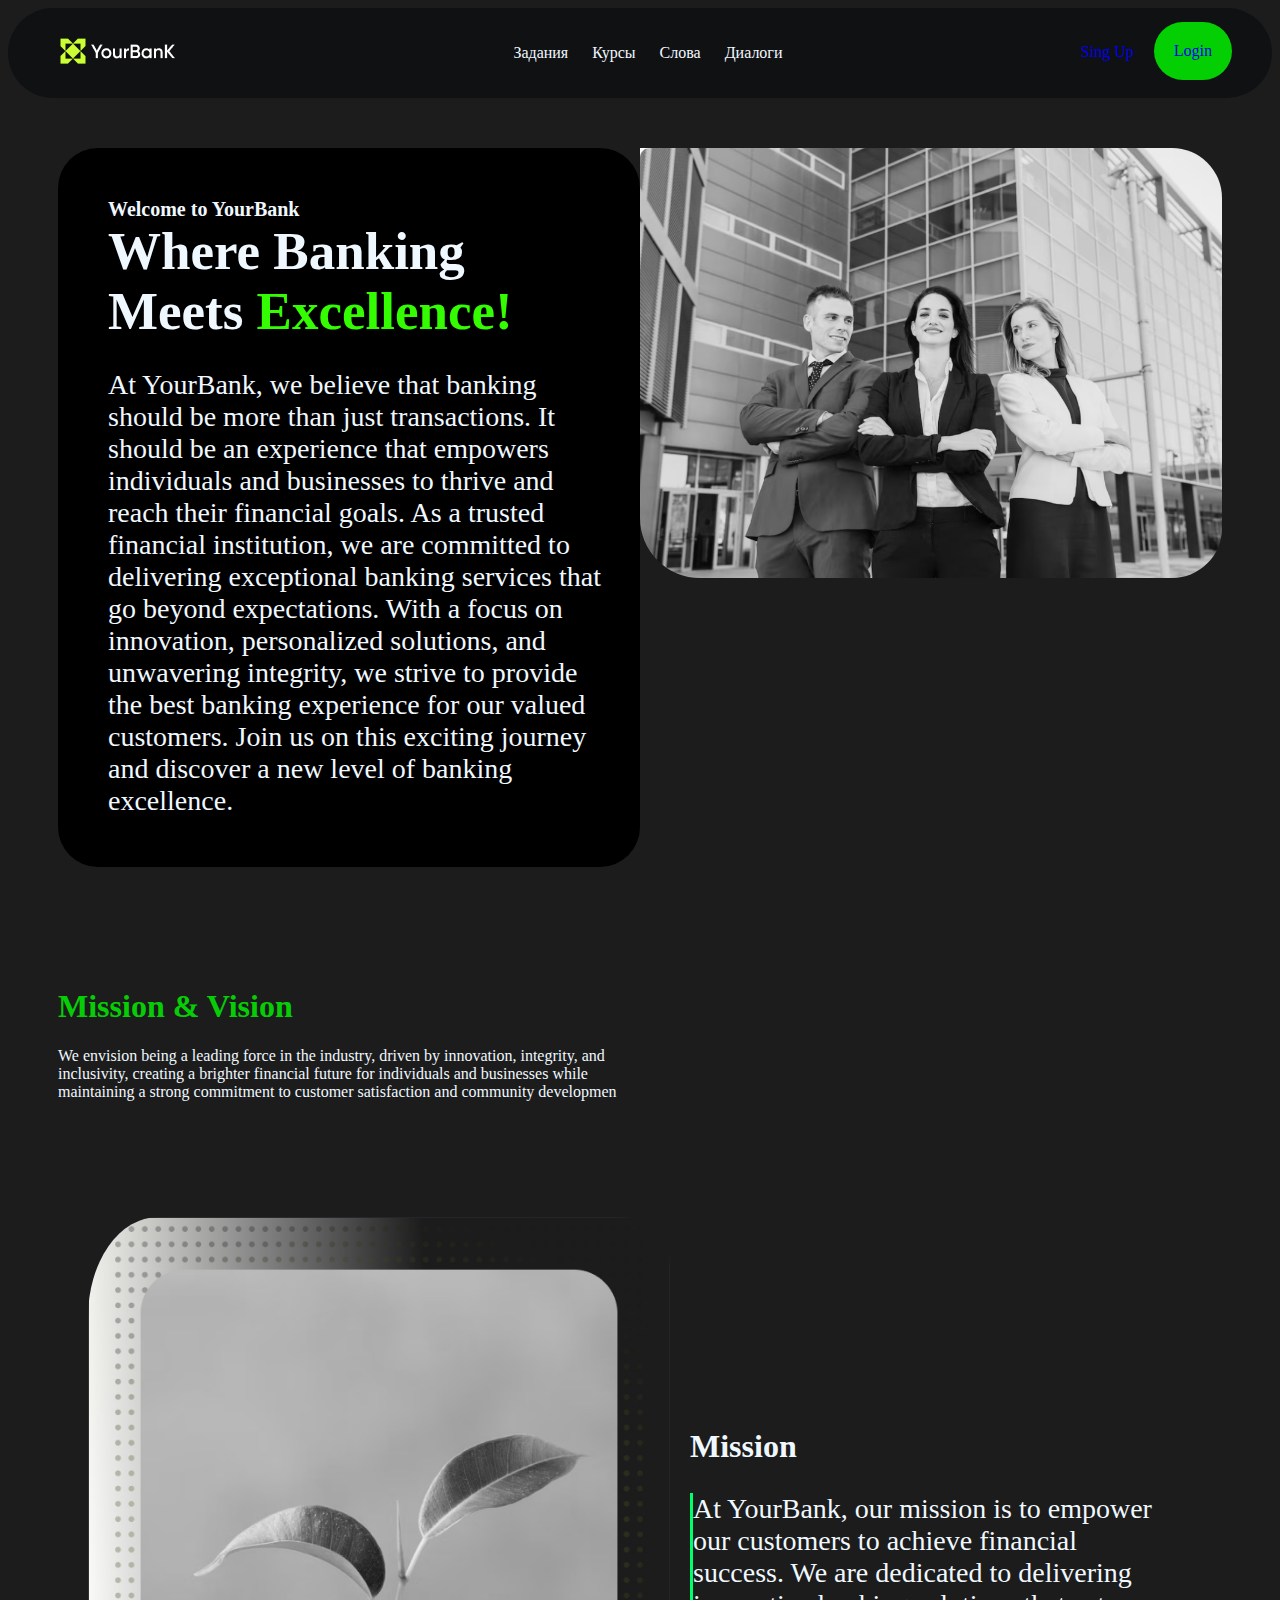
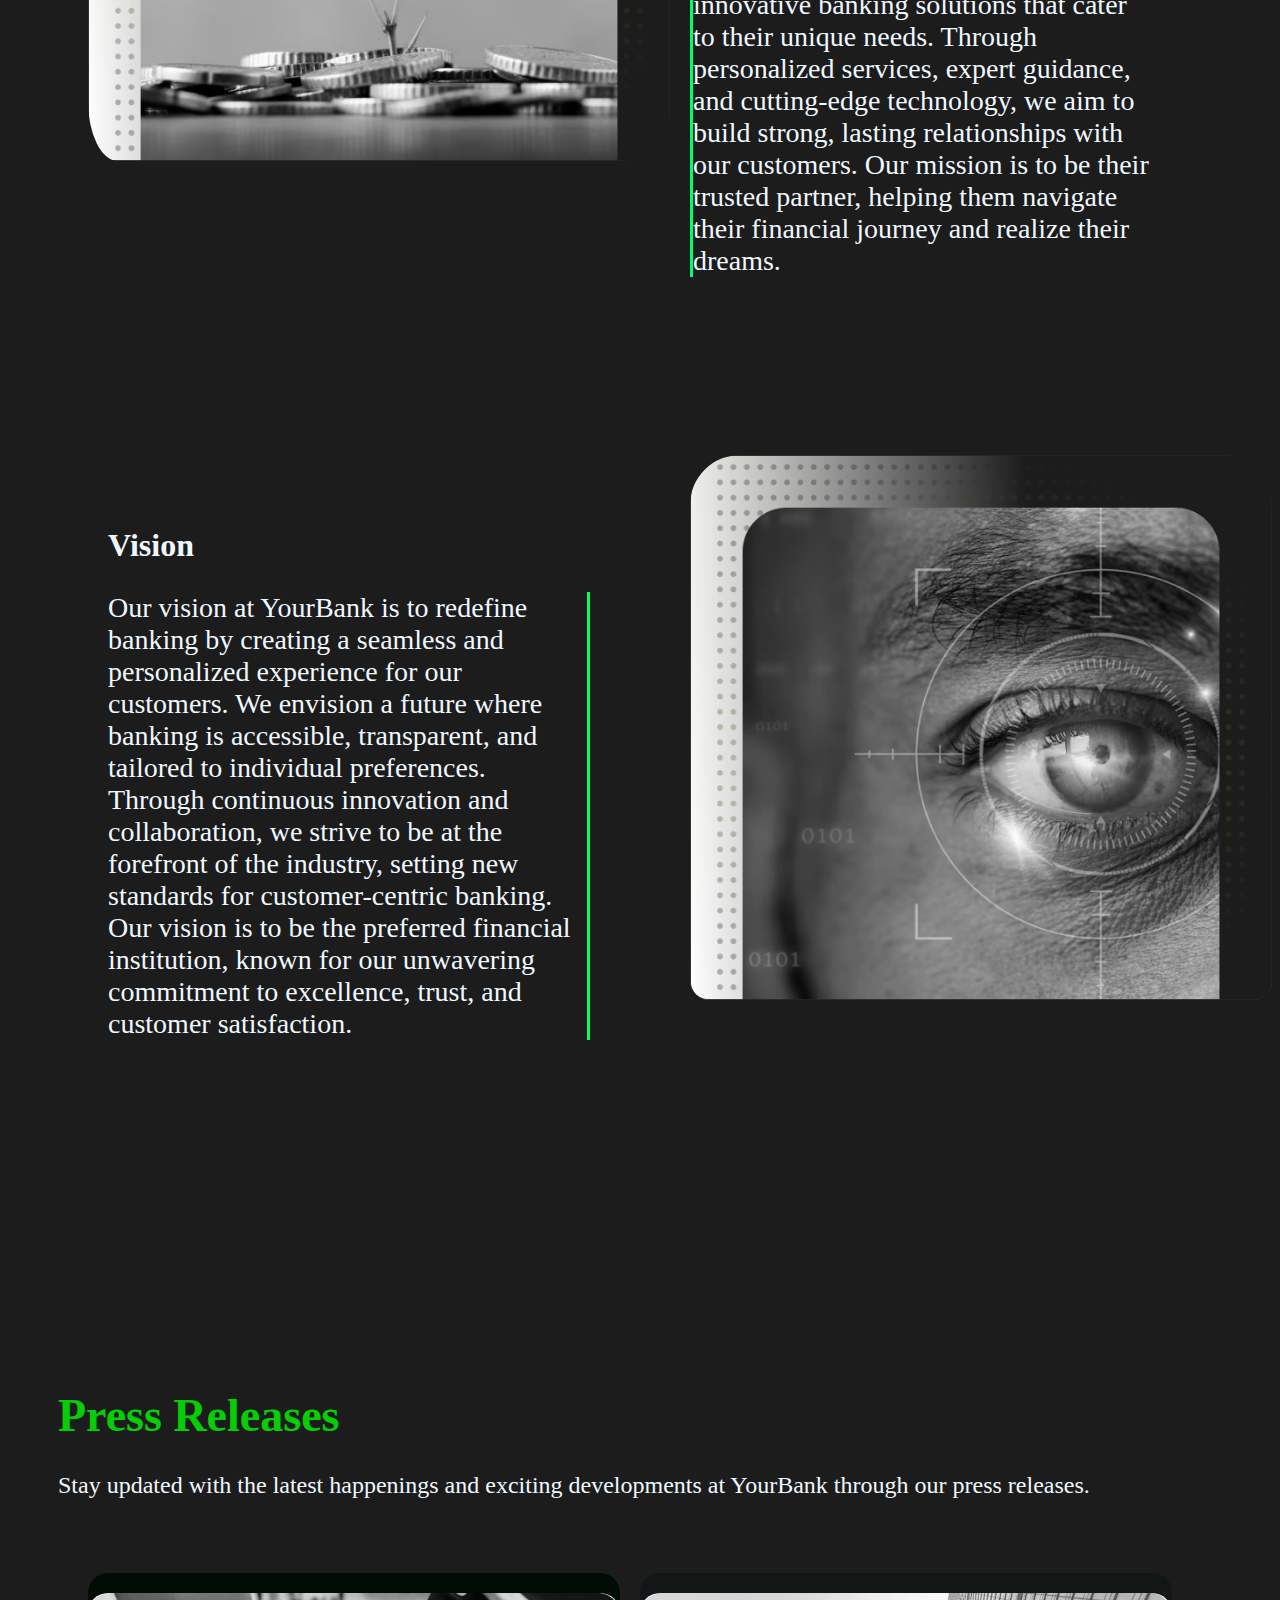
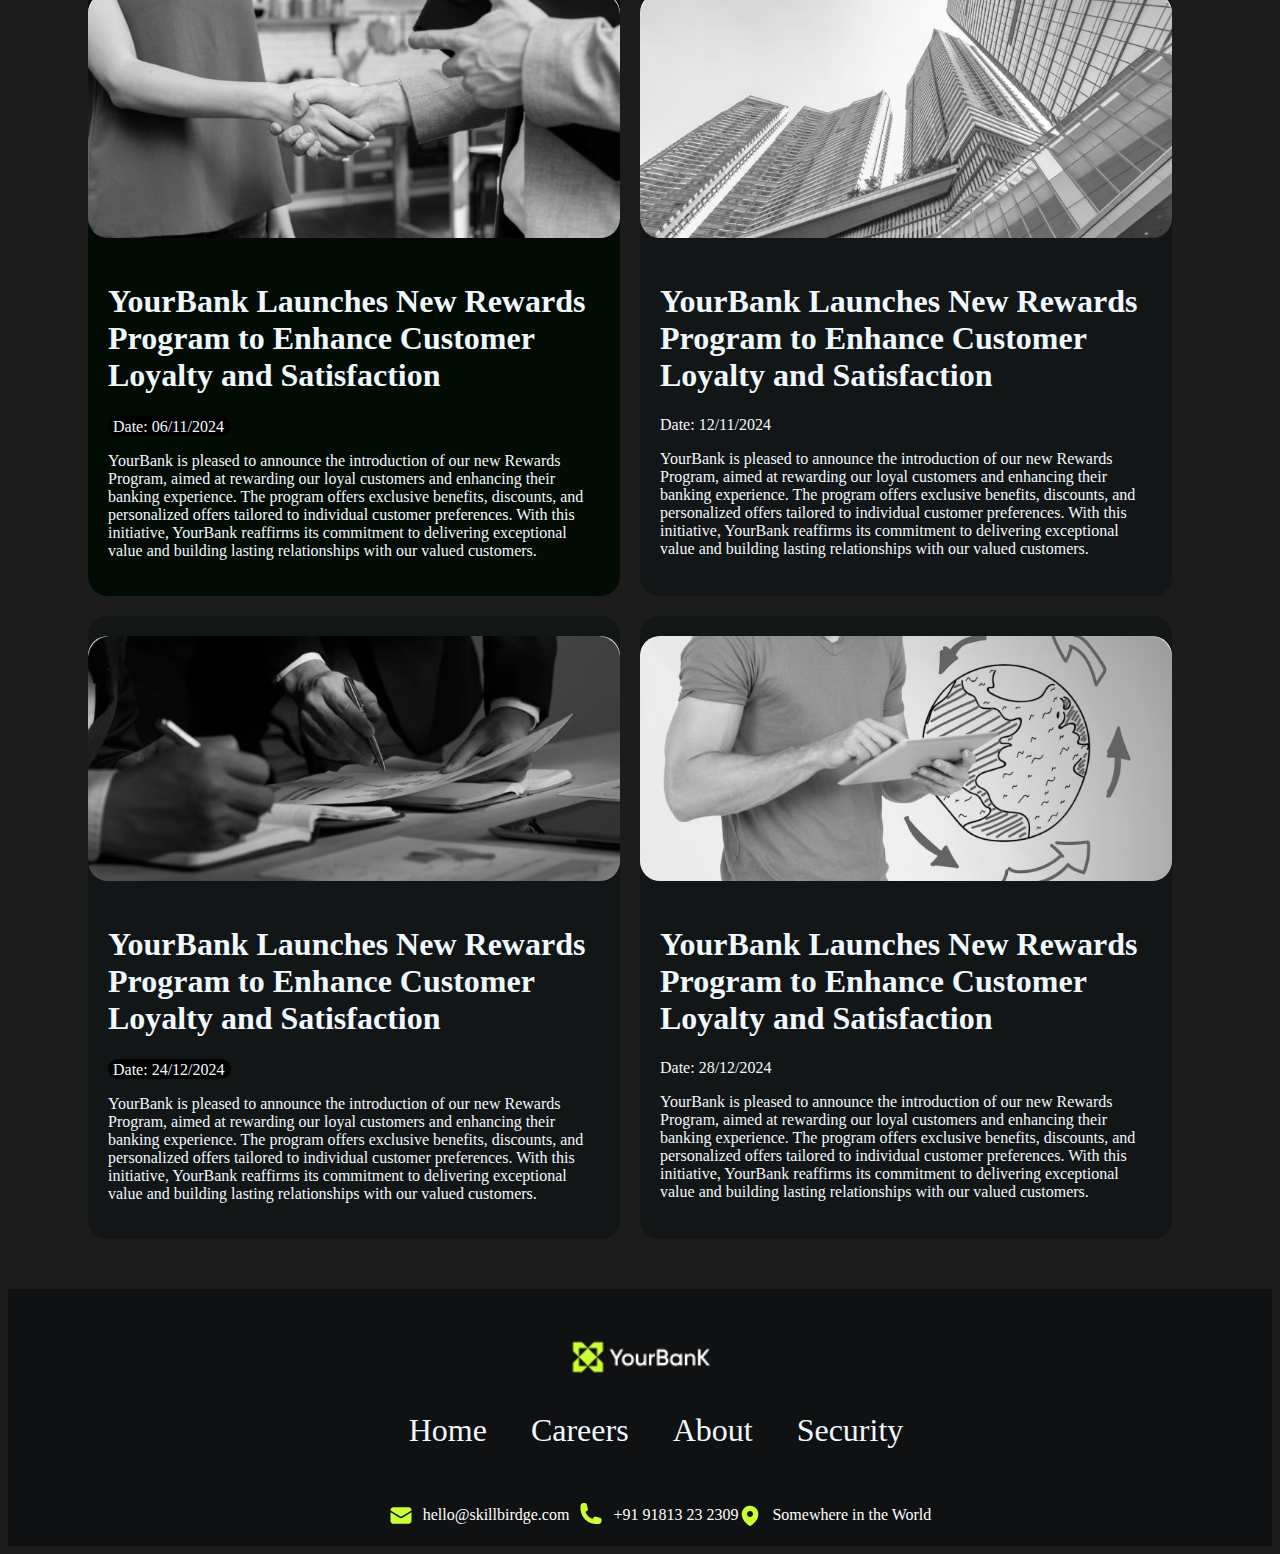
<file: index.html>
<!DOCTYPE html>
<html lang="en">
  <head>
    <meta charset="UTF-8" />
    <meta name="viewport" content="width=device-width, initial-scale=1.0" />
    <link rel="stylesheet" href="style.css" />
    <title>Document</title>
  </head>
  <body>
    <header>
      <div class="header">
        <div class="logo"><a href="index.html">
          <img src="images/Logo.png" alt="" /></a>
        </div>
        <nav class="navbar">
          <ul>
            <li><a href="">Задания</a></li>
            <li><a href="">Курсы</a></li>
            <li><a href="">Слова</a></li>
            <li><a href="">Диалоги</a></li>
          </ul>
        </nav>

        <div class="vxod">
          <p class="SingUp"><a href="index3.html">Sing Up</p></a>
          <p class="Login"> <a href="index2.html">Login</p></a>
        </div>
      </div>
    </header>
    <main>
      <div class="container">
        <img class="kartinka1" src="images/kartinka1.jpg" alt="" />
        <div class="text1">
          <h1>Welcome to YourBank</h1>
          <h2>Where Banking Meets  <span style="color:#33fd00"> Excellence!</h2></span>
          <p>
            At YourBank, we believe that banking should be more than just
            transactions. It should be an experience that empowers individuals
            and businesses to thrive and reach their financial goals. As a
            trusted financial institution, we are committed to delivering
            exceptional banking services that go beyond expectations. With a
            focus on innovation, personalized solutions, and unwavering
            integrity, we strive to provide the best banking experience for our
            valued customers. Join us on this exciting journey and discover a
            new level of banking excellence.
          </p>
        </div>
      </div>
     
        <div class="container">
          <div class="text2">
        <h1>Mission & Vision</h1>
        <p>We envision being a leading force in the industry, driven by innovation, integrity, and inclusivity, creating a brighter financial future for individuals and businesses while maintaining a strong commitment to customer satisfaction and community developmen</p>
      </div>
        </div>
        <div class="container">
          <img class="kartinka2" src="images/kartinka2.jpg" alt="">
          <div class="text3">
            <h1>Mission</h1>
            <p>At YourBank, our mission is to empower our customers to achieve financial success. We are dedicated to delivering innovative banking solutions that cater to their unique needs. Through personalized services, expert guidance, and cutting-edge technology, we aim to build strong, lasting relationships with our customers. Our mission is to be their trusted partner, helping them navigate their financial journey and realize their dreams.</p>
          </div>
        </div>
        <div class="container">
          <img class="kartinka3" src="images/kartinka3.jpg" alt="">
          <div class="text4">
            <h1>Vision</h1>
            <p>Our vision at YourBank is to redefine banking by creating a seamless and personalized experience for our customers. We envision a future where banking is accessible, transparent, and tailored to individual preferences. Through continuous innovation and collaboration, we strive to be at the forefront of the industry, setting new standards for customer-centric banking. Our vision is to be the preferred financial institution, known for our unwavering commitment to excellence, trust, and customer satisfaction.</p>
          </div>
        </div>
          <div class="text5">
        <h1>Press Releases</h1>
        <p>Stay updated with the latest happenings and exciting developments at YourBank through our press releases.</p>
      </div>
      <div class="bog">
      <div class="container2">
        <div class="karta1">
          <img class="kartinka4" src="images/kartinka4.jpg" alt="">
          <div class="text6">
          <h1>YourBank Launches New Rewards Program to Enhance Customer Loyalty and Satisfaction</h1>
         <p> <div class="india">Date: 06/11/2024</p>
        </div>
          <p>YourBank is pleased to announce the introduction of our new Rewards Program, aimed at rewarding our loyal customers and enhancing their banking experience. The program offers exclusive benefits, discounts, and personalized offers tailored to individual customer preferences. With this initiative, YourBank reaffirms its commitment to delivering exceptional value and building lasting relationships with our valued customers.</p>
        </div>
          </div>
          
        <div class="karta2">
          <img class="kartinka5" src="images/kartinka5.jpg" alt="">
          <div class="text7">
          <h1>YourBank Launches New Rewards Program to Enhance Customer Loyalty and Satisfaction</h1>
       
          <p>Date: 12/11/2024</p>
          <p>YourBank is pleased to announce the introduction of our new Rewards Program, aimed at rewarding our loyal customers and enhancing their banking experience. The program offers exclusive benefits, discounts, and personalized offers tailored to individual customer preferences. With this initiative, YourBank reaffirms its commitment to delivering exceptional value and building lasting relationships with our valued customers.</p>
        </div>
        </div>

       
        <div class="karta3">
          <img class="kartinka6" src="images/kartinka6.jpg" alt="">
          <div class="text6">
          <h1>YourBank Launches New Rewards Program to Enhance Customer Loyalty and Satisfaction</h1>
         <p> <div class="india">Date: 24/12/2024</p>
        </div>
          <p>YourBank is pleased to announce the introduction of our new Rewards Program, aimed at rewarding our loyal customers and enhancing their banking experience. The program offers exclusive benefits, discounts, and personalized offers tailored to individual customer preferences. With this initiative, YourBank reaffirms its commitment to delivering exceptional value and building lasting relationships with our valued customers.</p>
        </div>
          </div>
          
        <div class="karta4">
          <img class="kartinka7" src="images/kartinka7.jpg" alt="">
          <div class="text7">
          <h1>YourBank Launches New Rewards Program to Enhance Customer Loyalty and Satisfaction</h1>
       
          <p>Date: 28/12/2024</p>
          <p>YourBank is pleased to announce the introduction of our new Rewards Program, aimed at rewarding our loyal customers and enhancing their banking experience. The program offers exclusive benefits, discounts, and personalized offers tailored to individual customer preferences. With this initiative, YourBank reaffirms its commitment to delivering exceptional value and building lasting relationships with our valued customers.</p>
        </div>
        </div> 
      </div>
      </main>
        <footer>
          <div class="container4">
<div class="logo3">
          <img src="images/Logo.png"  alt=""  />
        </div>
<div class="fot">
  <nav>
  <ul>
    <li><a href="">Home</a></li>
    <li><a href="">Careers</a></li>
    <li><a href="">About</a></li>
    <li><a href="">Security</a></li>
  </ul>
        </nav>
        </div>


<div class="info">
<img src="images/email.png" alt=""><p>hello@skillbirdge.com</p>
<p><img src="images/phone.png" alt=""><p>+91 91813 23 2309</p>
<img src="images//gps.png" alt=""><p>Somewhere in the World</p>
</div>
</div>
        </footer>
    
   
  </body>
</html>
</file>
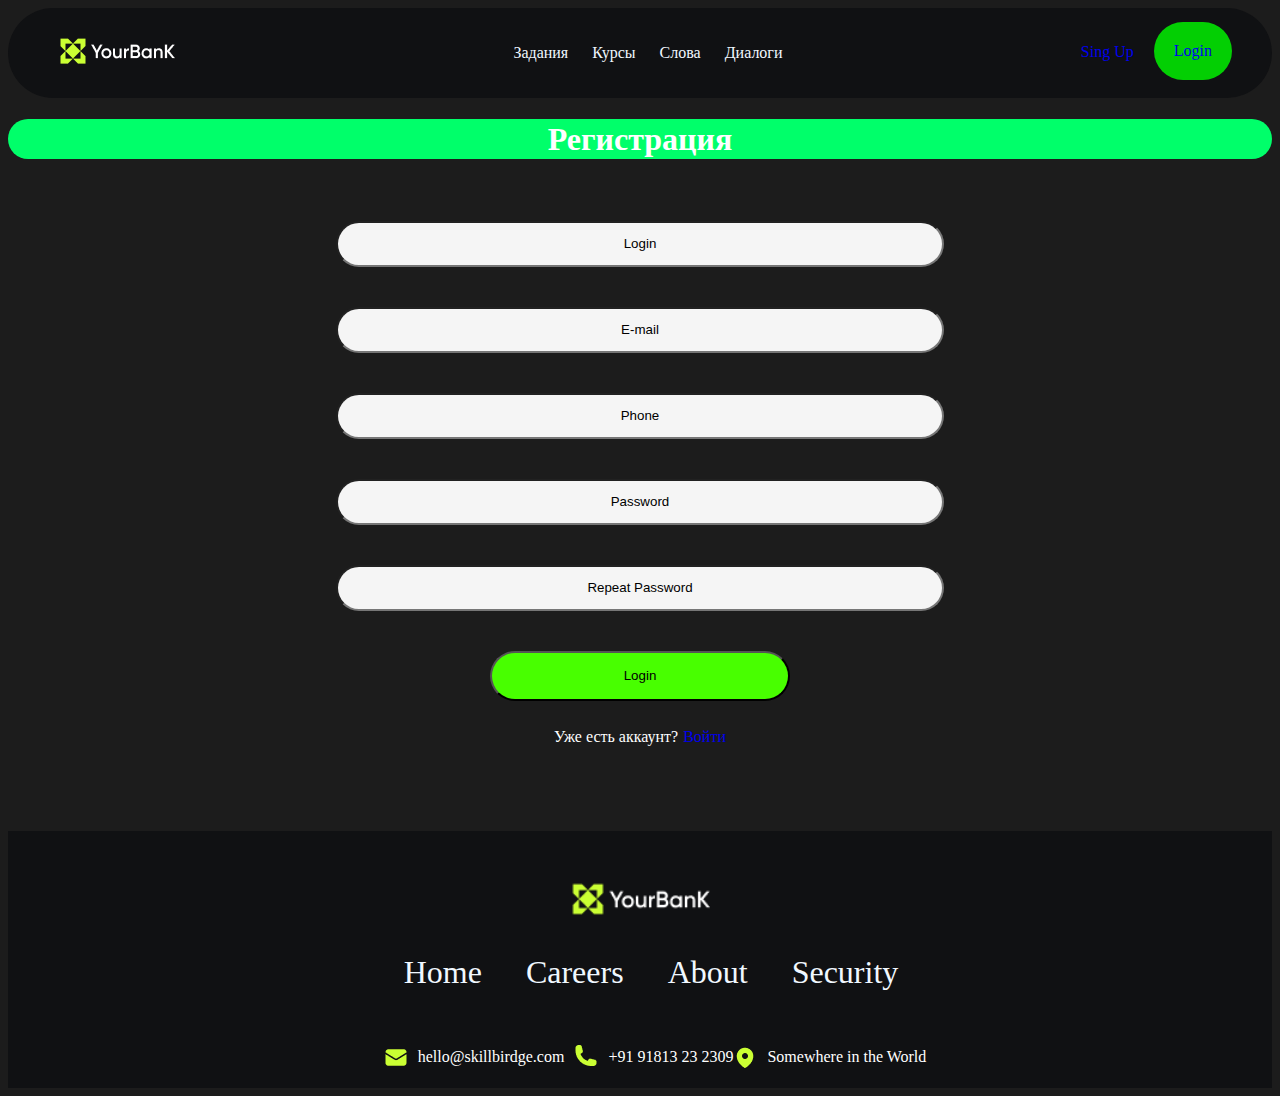
<file: index2.html>
<!DOCTYPE html>
<html lang="en">
  <head>
    <meta charset="UTF-8" />
    <meta name="viewport" content="width=device-width, initial-scale=1.0" />
    <link rel="stylesheet" href="style.css" />
    <title>Document</title>
  </head>
  <body>
    <header>
      <div class="header">
        <div class="logo"><a href="index.html">
          <img src="images/Logo.png" alt="" /></a>
        </div>
        <nav class="navbar">
          <ul>
            <li><a href="">Задания</a></li>
            <li><a href="">Курсы</a></li>
            <li><a href="">Слова</a></li>
            <li><a href="">Диалоги</a></li>
          </ul>
        </nav>

        <div class="vxod">
          <p class="SingUp" ><a href="index3.html">Sing Up</p></a>
          <p class="Login"> <a href="index2.html">Login</p></a>
        </div>
      </div>
    </header>
    <main>
        <div class="container5">
            <div class="reges1"> 
            <h1>Регистрация</h1> </div>
            <div class="reges">
   
        <div class="name1">
        <input type="text" placeholder="Login" >
    </div>
   
   <div class="name2">
        <input type="text" placeholder="E-mail">
    </div>
    <div class="name3">
        <input type="text" placeholder="Phone">
    </div>
    <div class="name4">
        <input type="text" placeholder="Password">
    </div>
    <div class="name5">
        <input type="text" placeholder="Repeat Password">
    </div>
       
 
    </div>
  
    <div class="knopka">
        <input type="button" value="Login" class="login-button"/>
    </div>
    <div class="voi">
    <p>Уже есть аккаунт?<a href="index3.html">Войти</p>
    </div>
    </div>
    </main>
    <footer>
      <div class="container4">
        <div class="logo3">
          <img src="images/Logo.png" alt="" />
        </div>
        <div class="fot">
          <nav>
            <ul>
              <li><a href="">Home</a></li>
              <li><a href="">Careers</a></li>
              <li><a href="">About</a></li>
              <li><a href="">Security</a></li>
            </ul>
          </nav>
        </div>

        <div class="info">
          <img src="images/email.png" alt="" />
          <p>hello@skillbirdge.com</p>
          <p>
            <img src="images/phone.png" alt="" />
            <p>+91 91813 23 2309</p>
            <img src="images//gps.png" alt="" />
            <p>Somewhere in the World</p>
          </p>
        </div>
      </div>
    </footer>
  </body>
</html>
</file>
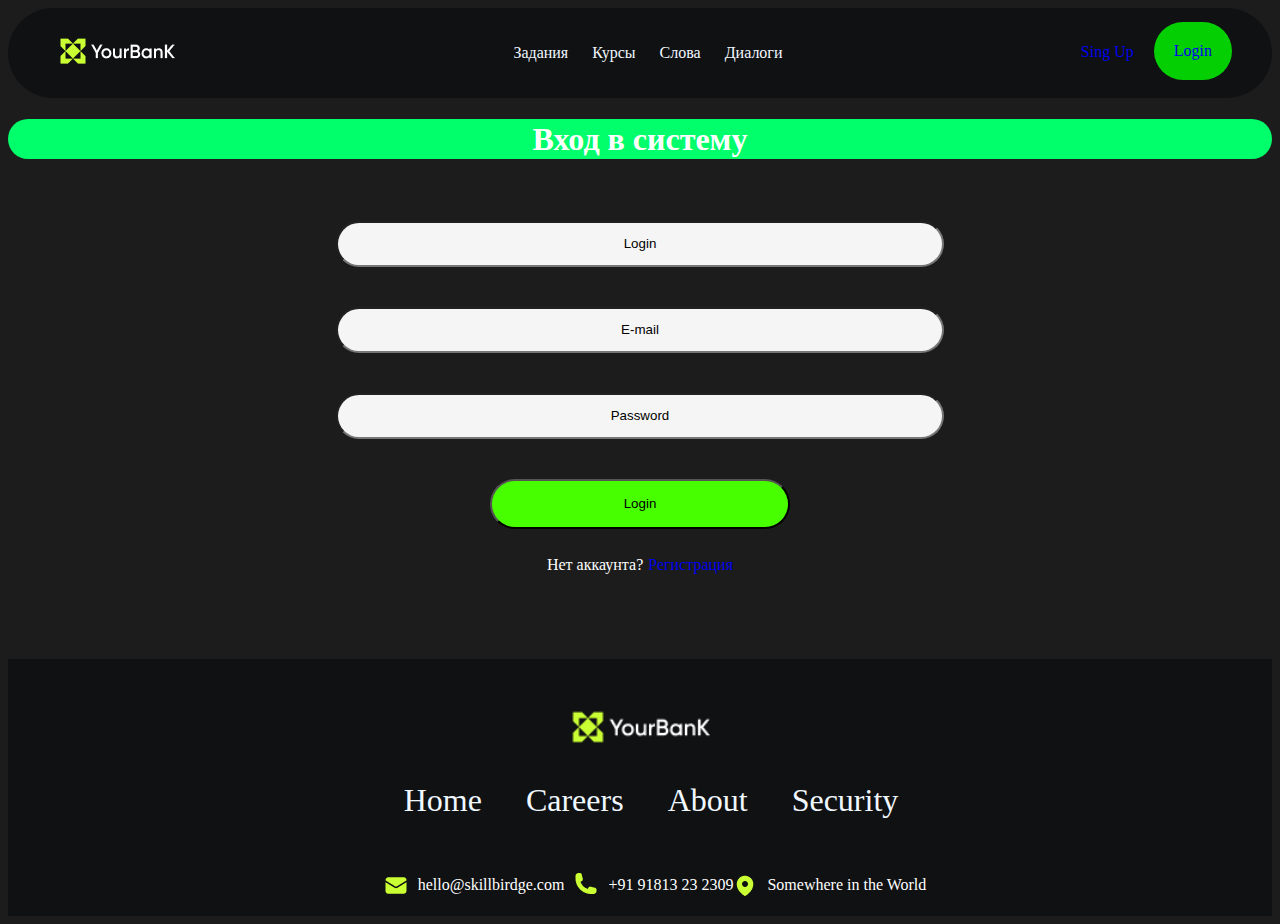
<file: index3.html>
<!DOCTYPE html>
<html lang="en">
  <head>
    <meta charset="UTF-8" />
    <meta name="viewport" content="width=device-width, initial-scale=1.0" />
    <link rel="stylesheet" href="style.css" />
    <title>Document</title>
  </head>
  <body>
    <header>
      <div class="header">
        <div class="logo">
            <a href="index.html">
          <img src="images/Logo.png" alt="" /></a>
        </div>
        <nav class="navbar">
          <ul>
            <li><a href="">Задания</a></li>
            <li><a href="">Курсы</a></li>
            <li><a href="">Слова</a></li>
            <li><a href="">Диалоги</a></li>
          </ul>
        </nav>

        <div class="vxod">
          <p class="SingUp" ><a href="index3.html">Sing Up</p></a>
          <p class="Login"> <a href="index2.html">Login</p></a>
        </div>
      </div>
    </header>
    <main>
        <div class="container5">
            <div class="reges1"> 
            <h1>Вход в систему</h1> </div>
            <div class="reges">
   
        <div class="name1">
        <input type="text" placeholder="Login" >
    </div>
   
   <div class="name2">
        <input type="text" placeholder="E-mail">
    </div>
    <div class="name3">
        <input type="text" placeholder="Password">
    </div>

       
 
    </div>
  
    <div class="knopka">
        <input type="button" value="Login" class="login-button"/>
    </div>
    <div class="voi">
    <p>Нет аккаунта?<a href="index2.html">Регистрация</p>
    </div>
    </div>
    </main>
    <footer>
      <div class="container4">
        <div class="logo3">
          <img src="images/Logo.png" alt="" />
        </div>
        <div class="fot">
          <nav>
            <ul>
              <li><a href="">Home</a></li>
              <li><a href="">Careers</a></li>
              <li><a href="">About</a></li>
              <li><a href="">Security</a></li>
            </ul>
          </nav>
        </div>

        <div class="info">
          <img src="images/email.png" alt="" />
          <p>hello@skillbirdge.com</p>
          <p>
            <img src="images/phone.png" alt="" />
            <p>+91 91813 23 2309</p>
            <img src="images//gps.png" alt="" />
            <p>Somewhere in the World</p>
          </p>
        </div>
      </div>
    </footer>
  </body>
</html>
</file>
<file: style.css>
body {
  background-color: #1C1C1C;

}

.header {
    background-color:  #101113;
        align-items: center;
        border-radius: 85px;
        height: 90px;
        width: 100%;
        padding: 0;
        margin: 0;
flex-flow: row nowrap;
        justify-content: space-between;
    display: flex;
    margin: 0;
  
}

.nav {

  justify-content: center;
  margin-left: 0px;
  
  }
  
.vxod p { 
  color:antiquewhite}

 li a {
  color: aliceblue;
}

li:hover {
  background-color:#262626; /* Задайте зеленый цвет фона с непрозрачностью */
  border-radius: 30px; /* Задайте радиус скругления углов */
  padding: 15px; /* Задайте отступ вокруг текста */
}

  nav ul li {
    padding: 10px;
    list-style: none;
    display: inline-block;
    padding: 10px;
  
  
  }

  a {
    text-decoration: none;

  }

  .logo {
margin-left: 50px;

  }

  .vxod  {
   
    list-style: none;
    display: inline-block;
    display: flex;
    margin-right: 40px;
    margin-bottom: 10px;
    margin-top: 5px ;
    gap:20px ;
    cursor:pointer


   
  }
  .Login {
    padding-right: 30px;
    background-color: rgba(0, 255, 0, 0.8); /* Задайте зеленый цвет фона с непрозрачностью */
    border-radius: 30px; /* Задайте радиус скругления углов */
    padding: 20px; /* Задайте отступ вокруг текста */
    cursor:pointer

  }

  .Login:hover {
    background-color:#262626; /* Задайте зеленый цвет фона с непрозрачностью */
    border-radius: 30px; /* Задайте радиус скругления углов */
    padding: 20px; /* Задайте отступ вокруг текста */
  }
  .SingUp {
    margin-left: 0px;
    margin-top: 37px;
 
  }

  .container {
    display: grid;
grid-template-columns: 1fr 1fr;
grid-template-rows: 1fr;
grid-column-gap: 0px;
grid-row-gap: 0px;
padding: 50px;
  }


.container0 {
  display: grid;
  grid-template-columns: 1fr 1fr;
  grid-template-rows: 1fr 1fr;
  grid-column-gap: 0px;
  grid-row-gap: 0px;
  padding: 50px;
}



  .kartinka1 {
   grid-row: 1 / 2;
    grid-column: 2 / 2;
    border-radius: 0px 50px 50px 60px; 
    max-width: 100%;
  }

  .text1 {
    
    grid-row: 1 / 2;
    grid-column: 1 / 2;
    background-color:#000000; /* Задайте зеленый цвет фона с непрозрачностью */
    border-radius: 40px; /* Задайте радиус скругления углов */
    padding: 30px; /* Задайте отступ вокруг текста */

    margin-left: 20px;
 
max-width: 100%;
   
  margin: 0px;
  color:aliceblue;
  padding-left:50px ;
  padding-top: 50px;
  }

  .text1 h1 {

   
    font-size: 20px;
    margin: 0px;
   
  }

  .text1 h2 {
    font-size: 53px;
    margin: 0px;
    
  }

  .text1 p {
    font-size: 28px;
    margin-bottom: 20px;
  }

  .text2 {
    grid-row: 1 / 2;
    grid-column: 1 / 2;
  }

  .text2 h1 {
    color: rgba(0, 255, 0, 0.8)
  }

  .text2 p{
    color:aliceblue
  }

  .kartinka2 {
    grid-row: 1 / 1;
    grid-column: 1 / 2;
    max-width: 100%;
    padding-left: 30px;
    border-radius: 100px 50px 50px 60px; 
  
  }

  .text3 {
   
    padding: 50px;
    grid-row: 1 / 1;
    grid-column: 2 / 2;
    margin-top: 140px;
    margin-right: 20px;
 
  }

  .text3 p {
    border-left: solid #00ff6a;
    color: aliceblue;
    font-size: 28px;
  }
  
  .text3 h1 {

    color: aliceblue;
  }
  
  .text4 p {
    border-right: solid #00ff6a;
    color: aliceblue;
    font-size: 28px;
  }
  
  .text4 h1 {

    color: aliceblue;
  }

  .kartinka3 {
    grid-row: 1 / 2;
    grid-column: 2 / 2;
    max-width: 100%;
    margin-left: 50px;
    border-radius: 50px 50px 20px 20px; 
    margin-bottom: 140px;
  
  }

  .text4 {
   
    padding: 50px;
    grid-row: 1 / 3;
    grid-column: 1 / 2;
    margin-bottom: 140px;
    margin-left: 0px;
  }



  .text5 {
    display: grid;
    grid-template-columns: 100% ;
    grid-template-rows: 50px;
    grid-column-gap: 0px;
    grid-row-gap: 0px;
    padding: 50px;
    gap: 40px;
    grid-row:  2;
    grid-column: 1/3;
   
  }

  .text5 h1 {
    color: rgba(0, 255, 0, 0.8);
    font-size: 46px;
    grid-row:  1/2;
  }

  .text5 p{
    color:aliceblue;
    font-size: 24px;
    grid-row:  2/2;
  }

  .container2 {
    display: grid;
    grid-template-columns:1fr 1fr;
    grid-template-rows: 2fr 2fr;
    grid-column-gap: 20px;
    grid-row-gap: 20px;
    margin: 0px;
    padding-left: 80px;
    padding-right: 100px;
    

   
 
  }

.bog {
  padding-bottom: 50px;
}

  .karta1 { grid-area: 1 / 1 / 2 / 2; 
  max-width: 100%;
    background-color: #030c04;
  border-radius: 20px;
  
  }




 .india {
  background-color: #000000;
  width: 115px;
  height: 100%;
  margin-left: 0px;
  border-radius: 80px;
  align-items: center;
  padding-top: 2px;
  padding-left: 5px;
  padding-right: 3px;
  
 }

 .text6 {
color: aliceblue;
padding: 20px;
 }

 .text7 {
  color: aliceblue;
  padding: 20px;
 }

  .kartinka4 {
    max-width: 100%;
    width: 1280px;

    margin-top: 20px;
    border-radius: 20px;
   
  }
 
  .karta2 {
    grid-area: 1 / 2 / 2 / 3; 
    background-color: rgb(19, 22, 22);
    border-radius: 20px;
  }
  .kartinka5 {
    max-width: 100%;
    width: 1280px;
    margin-top: 20px;
    border-radius: 20px;
  }

  .karta3 {
    grid-area: 2 / 1 / 3 / 2;
    background-color: rgb(19, 22, 22);
    border-radius: 20px;
  }

  .kartinka6 {
    max-width: 100%;
    width: 1280px;

    margin-top: 20px;
    border-radius: 20px;
  }

  .karta4 {
    grid-area: 2 / 2 / 3 / 3;
    background-color: rgb(19, 22, 22);
    border-radius: 20px;
    grid-row-gap: 20px;
  }

  .kartinka7 {
    max-width: 100%;
    width: 1280px;
 
    margin-top: 20px;
    border-radius: 20px;
  }

footer {
  
  width: 100%;
  background: #101113;
  display: flex;
  justify-content: center;
  align-items: center;
  padding-top: 50px;
}

  .container4 {
    
  }

  .logo3 {
    display: flex;
    align-items: center;
    justify-content: center;
  }
 
.logo3 img {
  width: 140px;
}

  .fot nav ul li {
    font-size: 2rem;
    color: #fff;
    display: inline-block;
    padding: 20px;
    
  }

  .info {
    color: #fff;
    display: inline-block;
    display: flex;
    align-items: center;
    justify-content: space-between;
    padding-left: 40px;
  }

  .info p {
    padding-left: 10px;
  }



  .container5 p {
    color: rgb(255, 255, 255);
    display: flex;
    align-items: center;
    justify-content: center;
    padding: 10px;
   
    height: 20px;
border-radius: 50px;
padding-bottom: 50px;
  }

  .reges1 h1 {
    color: rgb(255, 255, 255);
    display: flex;
    align-items: center;
    justify-content: center;
    padding: 10px;
    background-color: #00ff6a;
    height: 20px;
border-radius: 50px;
padding-top:  ;
  }

.reges {
  padding-top: 20px ;
}
  

  .name1 input,
  .name2 input,
  .name3 input,
  .name4 input,
  .name5 input {
      width: 600px; /* установите желаемую ширину */
      height: 40px; /* установите желаемую высоту */
      background-color: #f5f5f5;
      text-align: center;
      border-radius: 80px;
      
      
  }

  .name1, .name2, .name3, .name4, .name5 {
    display: flex;
    align-items: center;
    justify-content: center;
    padding: 20px;

  }
  input::placeholder {color: rgb(0, 0, 0)

  }

.knopka {
  display: flex;
  align-items: center;
  justify-content: center;
  padding: 0px;
  padding-top: 20px;
}

  .login-button {
    width: 300px; /* установите желаемую ширину */
    height: 50px; /* установите желаемую высоту */
    background-color: #48ff00;
    text-align: center;
    border-radius: 80px;
    justify-content: center;
    cursor:pointer
  }
  
  .voi a {
    padding-left: 5px;
    
  }
</file>
